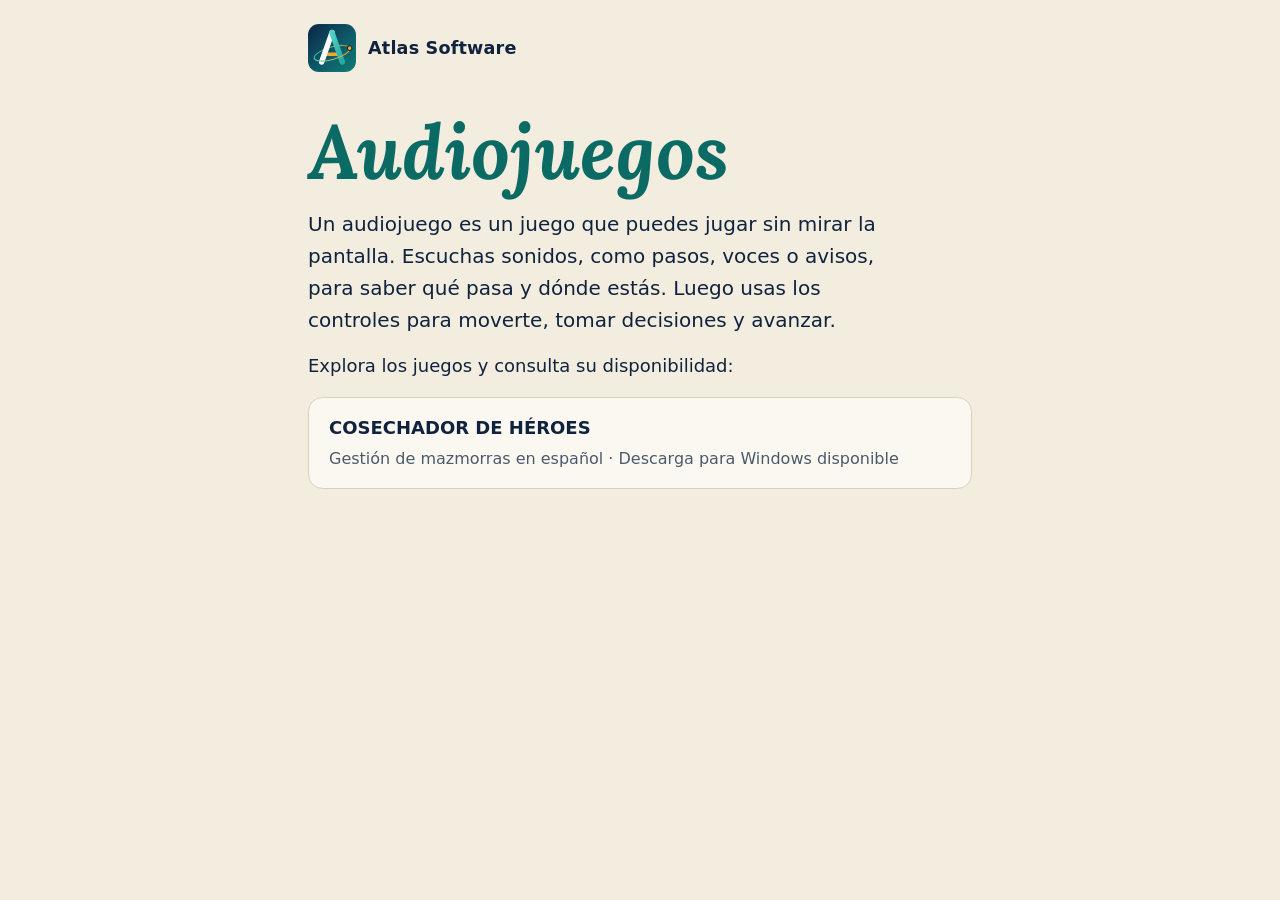
<file: index.html>
<!DOCTYPE html>
<html lang="es-MX">
<head>
  <meta charset="utf-8">
  <meta name="viewport" content="width=device-width, initial-scale=1">
  <meta name="color-scheme" content="light dark">
  <title>Audiojuegos · Atlas Software</title>
  <meta name="description" content="Conoce COSECHADOR DE HÉROES, un audiojuego de gestión de mazmorras en español para Windows, de Atlas Software.">
  <link rel="icon" type="image/svg+xml" href="assets/logo.svg">
  <link rel="stylesheet" href="assets/estilo.css">
</head>
<body>
  <div class="pagina">
    <header class="marca">
      <img src="assets/logo.svg" alt="" width="48" height="48">
      <span>Atlas Software</span>
    </header>

    <main>
      <h1>Audiojuegos</h1>
      <p class="entrada">Un audiojuego es un juego que puedes jugar sin mirar la pantalla. Escuchas sonidos, como pasos, voces o avisos, para saber qué pasa y dónde estás. Luego usas los controles para moverte, tomar decisiones y avanzar.</p>
      <p>Explora los juegos y consulta su disponibilidad:</p>
      <ul class="juegos">
        <li><a href="cosechador/">COSECHADOR DE HÉROES <span class="juego-info">Gestión de mazmorras en español · Descarga para Windows disponible</span></a></li>
      </ul>
    </main>
  </div>
</body>
</html>
</file>
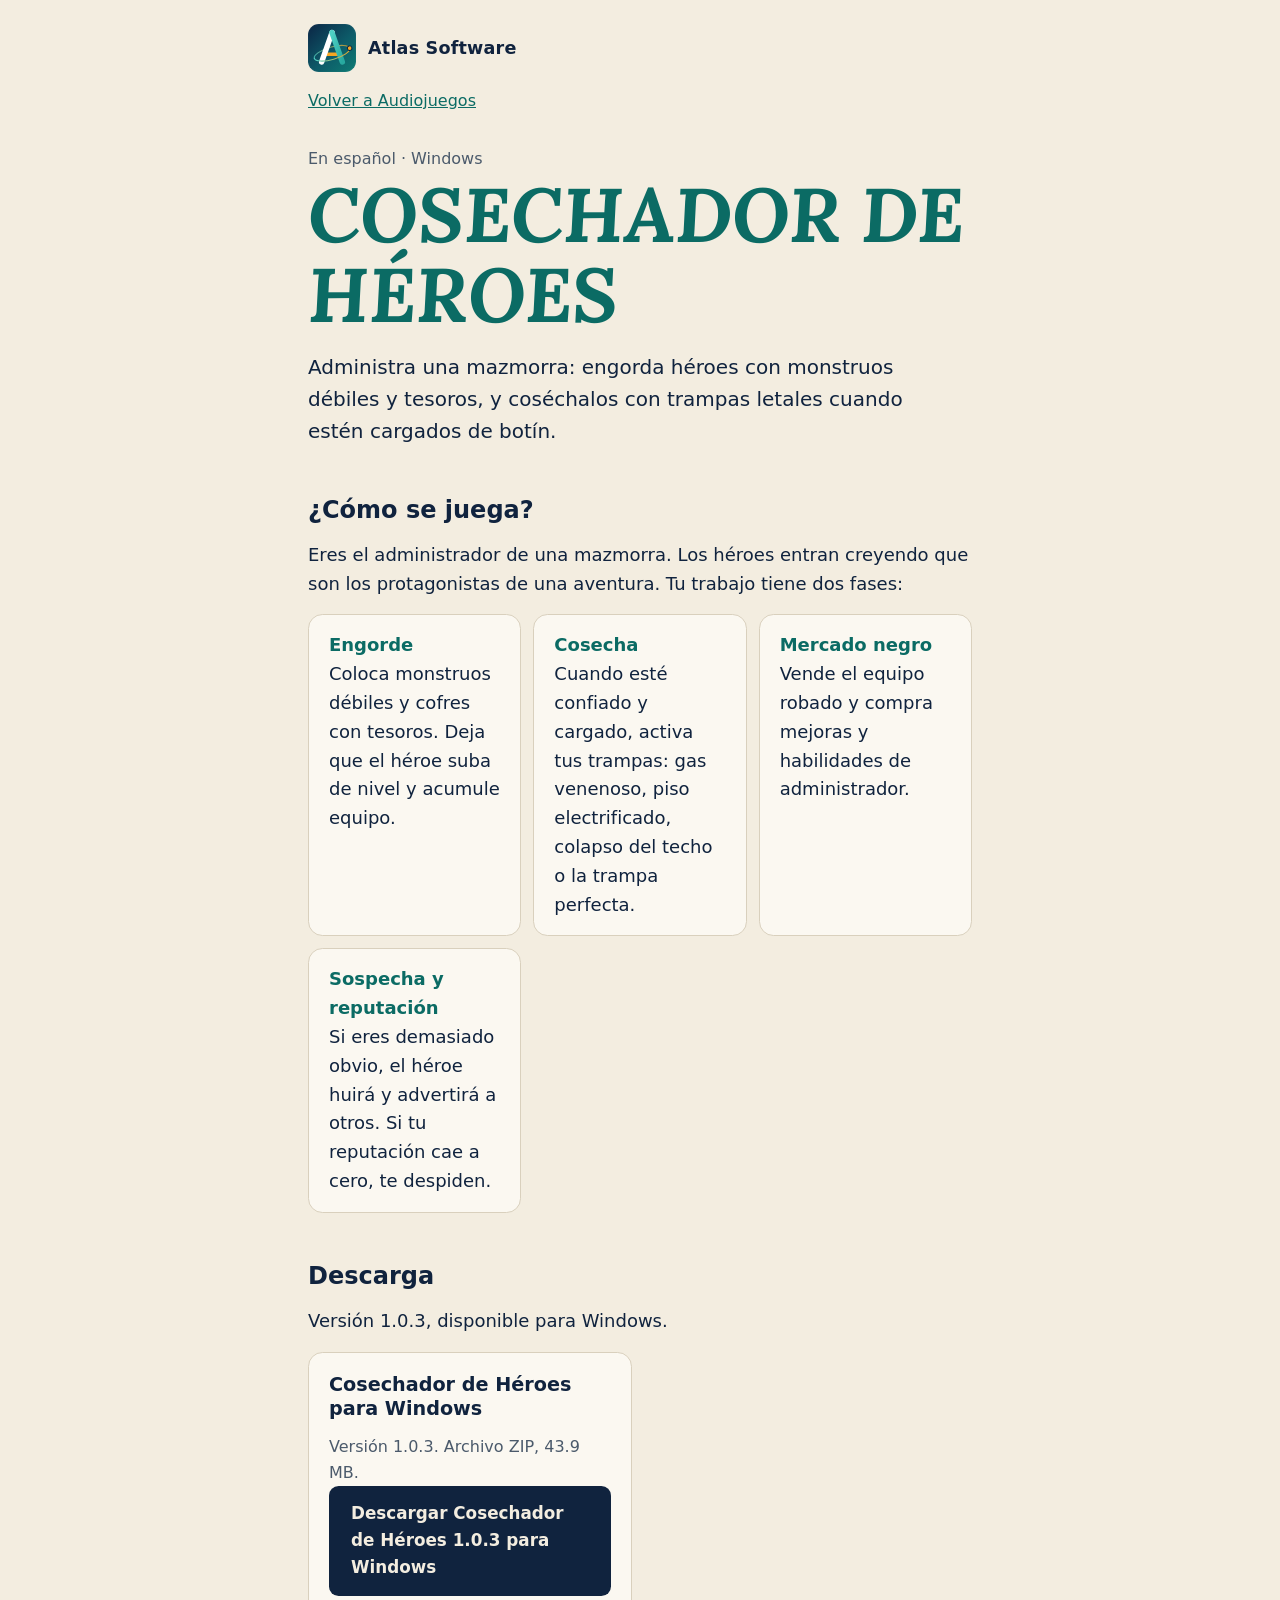
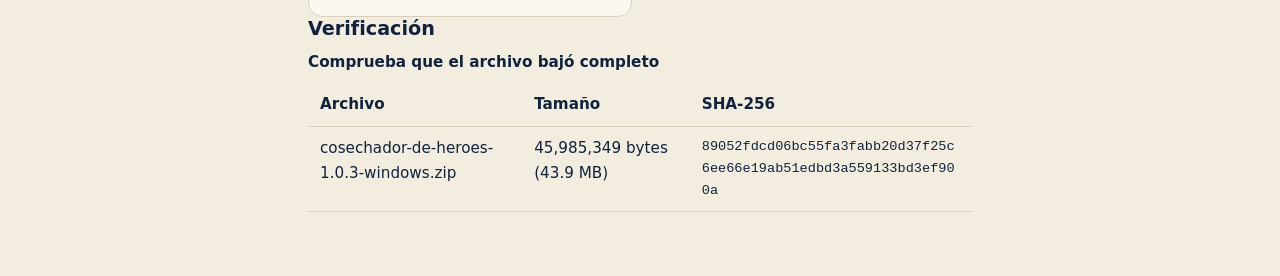
<file: cosechador/index.html>
<!DOCTYPE html>
<html lang="es-MX">
<head>
  <meta charset="utf-8">
  <meta name="viewport" content="width=device-width, initial-scale=1">
  <meta name="color-scheme" content="light dark">
  <title>Cosechador de Héroes · Audiojuego para Windows · Atlas Software</title>
  <meta name="description" content="Cosechador de Héroes es un audiojuego de gestión de mazmorras: engorda héroes y coséchalos con trampas.">
  <link rel="icon" type="image/svg+xml" href="../assets/logo.svg">
  <link rel="stylesheet" href="../assets/estilo.css">
</head>
<body>
  <a class="saltar" href="#contenido">Saltar al contenido</a>
  <div class="pagina">
    <header class="marca marca-juego">
      <img src="../assets/logo.svg" alt="" width="48" height="48">
      <span>Atlas Software</span>
    </header>

    <nav class="volver" aria-label="Navegación">
      <a href="../">Volver a Audiojuegos</a>
    </nav>

    <main id="contenido">
      <p class="etiqueta">En español · Windows</p>
      <h1>COSECHADOR DE HÉROES</h1>
      <p class="entrada">Administra una mazmorra: engorda héroes con monstruos débiles y tesoros, y coséchalos con trampas letales cuando estén cargados de botín.</p>

      <section aria-labelledby="como-jugar">
        <h2 id="como-jugar">¿Cómo se juega?</h2>
        <p>Eres el administrador de una mazmorra. Los héroes entran creyendo que son los protagonistas de una aventura. Tu trabajo tiene dos fases:</p>
        <ul class="senales">
          <li><strong>Engorde</strong><span>Coloca monstruos débiles y cofres con tesoros. Deja que el héroe suba de nivel y acumule equipo.</span></li>
          <li><strong>Cosecha</strong><span>Cuando esté confiado y cargado, activa tus trampas: gas venenoso, piso electrificado, colapso del techo o la trampa perfecta.</span></li>
          <li><strong>Mercado negro</strong><span>Vende el equipo robado y compra mejoras y habilidades de administrador.</span></li>
          <li><strong>Sospecha y reputación</strong><span>Si eres demasiado obvio, el héroe huirá y advertirá a otros. Si tu reputación cae a cero, te despiden.</span></li>
        </ul>
      </section>

      <section aria-labelledby="descargar">
        <h2 id="descargar">Descarga</h2>
        <p>Versión 1.0.3, disponible para Windows.</p>
        <ul class="descargas">
          <li class="descarga">
            <h3>Cosechador de Héroes para Windows</h3>
            <p>Versión 1.0.3. Archivo ZIP, 43.9 MB.</p>
            <a class="boton" href="https://github.com/atlas85-coder/audiojuegos/releases/download/v1.0.3/cosechador-de-heroes-1.0.3-windows.zip">Descargar Cosechador de Héroes 1.0.3 para Windows</a>
          </li>
        </ul>
        <h3>Verificación</h3>
        <div class="tabla-datos">
          <table>
            <caption>Comprueba que el archivo bajó completo</caption>
            <tr><th>Archivo</th><th>Tamaño</th><th>SHA-256</th></tr>
            <tr><td>cosechador-de-heroes-1.0.3-windows.zip</td><td>45,985,349 bytes (43.9 MB)</td><td class="hash">89052fdcd06bc55fa3fabb20d37f25c6ee66e19ab51edbd3a559133bd3ef900a</td></tr>
          </table>
        </div>
      </section>
    </main>
  </div>
</body>
</html>
</file>
<file: assets/estilo.css>
/* Atlas Software · sitio de descargas de audiojuegos
   Solo CSS local. Sin fuentes ni recursos externos. */

@font-face {
  font-family: "Lora Atlas";
  src: url("fonts/lora-bold-italic.woff2") format("woff2");
  font-weight: 700;
  font-style: italic;
  font-display: swap;
}

:root {
  color-scheme: light dark;
  --fondo: #f3ede0;
  --tinta: #10233e;
  --suave: #4b5a6b;
  --acento: #0b6b64;
  --resalte: #f5a623;
  --tarjeta: #fbf8f1;
  --borde: #d9d0bd;
  --boton-fondo: #10233e;
  --boton-texto: #f3ede0;
  --boton-hover-fondo: #f5a623;
  --boton-hover-texto: #10233e;
  --foco: #0b6b64;
  --serif: "Lora Atlas", Georgia, "Times New Roman", serif;
  --sans: system-ui, -apple-system, "Segoe UI", Roboto, "Helvetica Neue", Arial, sans-serif;
}

@media (prefers-color-scheme: dark) {
  :root {
    --fondo: #0e1b2e;
    --tinta: #f3ede0;
    --suave: #b4c0cd;
    --acento: #4fd1c5;
    --tarjeta: #14263d;
    --borde: #2b3f58;
    --boton-fondo: #f5a623;
    --boton-texto: #10233e;
    --boton-hover-fondo: #f3ede0;
    --boton-hover-texto: #10233e;
    --foco: #f5a623;
  }
}

*, *::before, *::after { box-sizing: border-box; }

html { -webkit-text-size-adjust: 100%; }

body {
  margin: 0;
  background: var(--fondo);
  color: var(--tinta);
  font-family: var(--sans);
  font-size: 1.125rem;
  line-height: 1.6;
}

.pagina {
  max-width: 44rem;
  margin: 0 auto;
  padding: 1.5rem 1.25rem 4rem;
}

/* Marca */
.marca {
  display: flex;
  align-items: center;
  gap: 0.75rem;
  margin: 0 0 2.5rem;
}
.marca img { width: 3rem; height: 3rem; display: block; }
.marca span { font-weight: 700; font-size: 1.1rem; letter-spacing: 0.01em; }

/* Titulares */
.etiqueta {
  margin: 0 0 0.25rem;
  color: var(--suave);
  font-size: 1rem;
}
h1 {
  margin: 0 0 1rem;
  font-family: var(--serif);
  font-style: italic;
  font-weight: 700;
  font-size: clamp(2.6rem, 11vw, 4.75rem);
  line-height: 1.05;
  color: var(--acento);
}
h2 {
  margin: 3rem 0 1rem;
  font-size: 1.5rem;
  line-height: 1.25;
}
h3 { margin: 0 0 0.5rem; font-size: 1.2rem; line-height: 1.3; }

p { margin: 0 0 1rem; }
.entrada { font-size: 1.25rem; max-width: 38rem; }

.marcador {
  display: inline;
  background: linear-gradient(transparent 55%, var(--resalte) 55%);
  padding: 0 0.15em;
  font-weight: 700;
}

/* Descargas */
.descargas {
  display: grid;
  gap: 1rem;
  margin: 0;
  padding: 0;
  list-style: none;
}
.descarga {
  background: var(--tarjeta);
  border: 1px solid var(--borde);
  border-radius: 0.9rem;
  padding: 1.25rem;
}
.descarga p { margin: 0.75rem 0 0; color: var(--suave); font-size: 1rem; }

.boton {
  display: inline-block;
  background: var(--boton-fondo);
  color: var(--boton-texto);
  font-weight: 700;
  font-size: 1.05rem;
  text-decoration: none;
  padding: 0.8rem 1.25rem;
  border-radius: 0.6rem;
  border: 2px solid transparent;
}
.boton:hover { background: var(--boton-hover-fondo); color: var(--boton-hover-texto); }

a:focus-visible, .boton:focus-visible, summary:focus-visible {
  outline: 4px solid var(--foco);
  outline-offset: 3px;
}

a { color: var(--acento); }

/* Lista de juegos (página principal) */
.juegos { margin: 0; padding: 0; list-style: none; display: grid; gap: 0.75rem; }
.juegos a {
  display: block;
  padding: 1rem 1.25rem;
  background: var(--tarjeta);
  border: 1px solid var(--borde);
  border-radius: 0.9rem;
  font-weight: 700;
  text-decoration: none;
  color: var(--tinta);
}
.juegos a:hover { border-color: var(--acento); }
.juego-info { display: block; margin-top: 0.25rem; font-size: 1rem; font-weight: 400; color: var(--suave); }

/* Página de MILÉSIMA */
.marca-juego { margin-bottom: 1rem; }
.volver { margin: 0 0 2rem; font-size: 1rem; }
.senales { display: grid; gap: 0.75rem; margin: 1rem 0 0; padding: 0; list-style: none; }
.senales li { padding: 1rem 1.25rem; background: var(--tarjeta); border: 1px solid var(--borde); border-radius: 0.9rem; }
.senales strong, .senales span { display: block; }
.senales strong { color: var(--acento); }

/* Verificación */
.tabla-datos { overflow-x: auto; }
table { border-collapse: collapse; width: 100%; font-size: 0.95rem; }
caption { text-align: left; font-weight: 700; padding-bottom: 0.5rem; }
th, td { text-align: left; padding: 0.6rem 0.75rem; border-bottom: 1px solid var(--borde); vertical-align: top; }
td.hash { font-family: ui-monospace, "Cascadia Mono", Consolas, monospace; word-break: break-all; font-size: 0.85rem; }

dl.version { display: grid; grid-template-columns: max-content 1fr; gap: 0.25rem 1rem; margin: 0 0 1.5rem; }
dl.version dt { font-weight: 700; }
dl.version dd { margin: 0; }

.saltar {
  position: absolute;
  left: -999px;
  top: 0;
  background: var(--boton-fondo);
  color: var(--boton-texto);
  padding: 0.6rem 1rem;
  z-index: 10;
}
.saltar:focus { left: 0.5rem; top: 0.5rem; }

@media (min-width: 40rem) {
  .descargas { grid-template-columns: 1fr 1fr; }
  .senales { grid-template-columns: repeat(3, minmax(0, 1fr)); }
}
</file>
